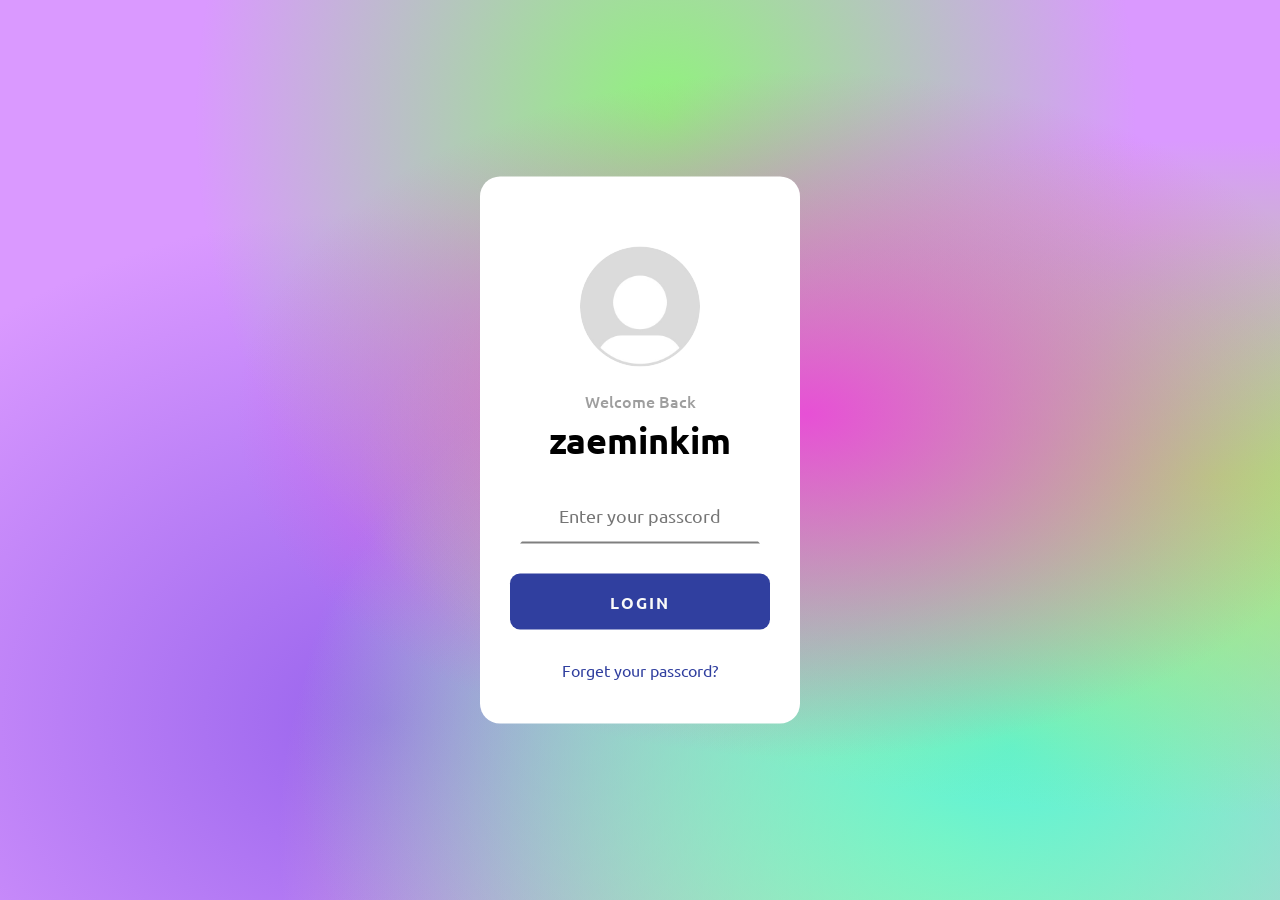
<file: login-page/index.html>
<!DOCTYPE html>
<html lang="en">
<head>
  <meta charset="UTF-8">
  <meta name="viewport" content="width=device-width, initial-scale=1.0">
  <link rel="stylesheet" href="style.css">
  <title>Login Page</title>
</head>
<body>
  <div class="login">
    <img src="img/profile-img.jpg">
    <h3>Welcome Back</h3>
    <h2>zaeminkim</h2>
    <form class="login-form">
      <input type="password" placeholder="Enter your passcord">
      <button type="submit">LOGIN</button>
      <a href="#">Forget your passcord?</a>
    </form>
  </div>
</body>
</html>
</file>
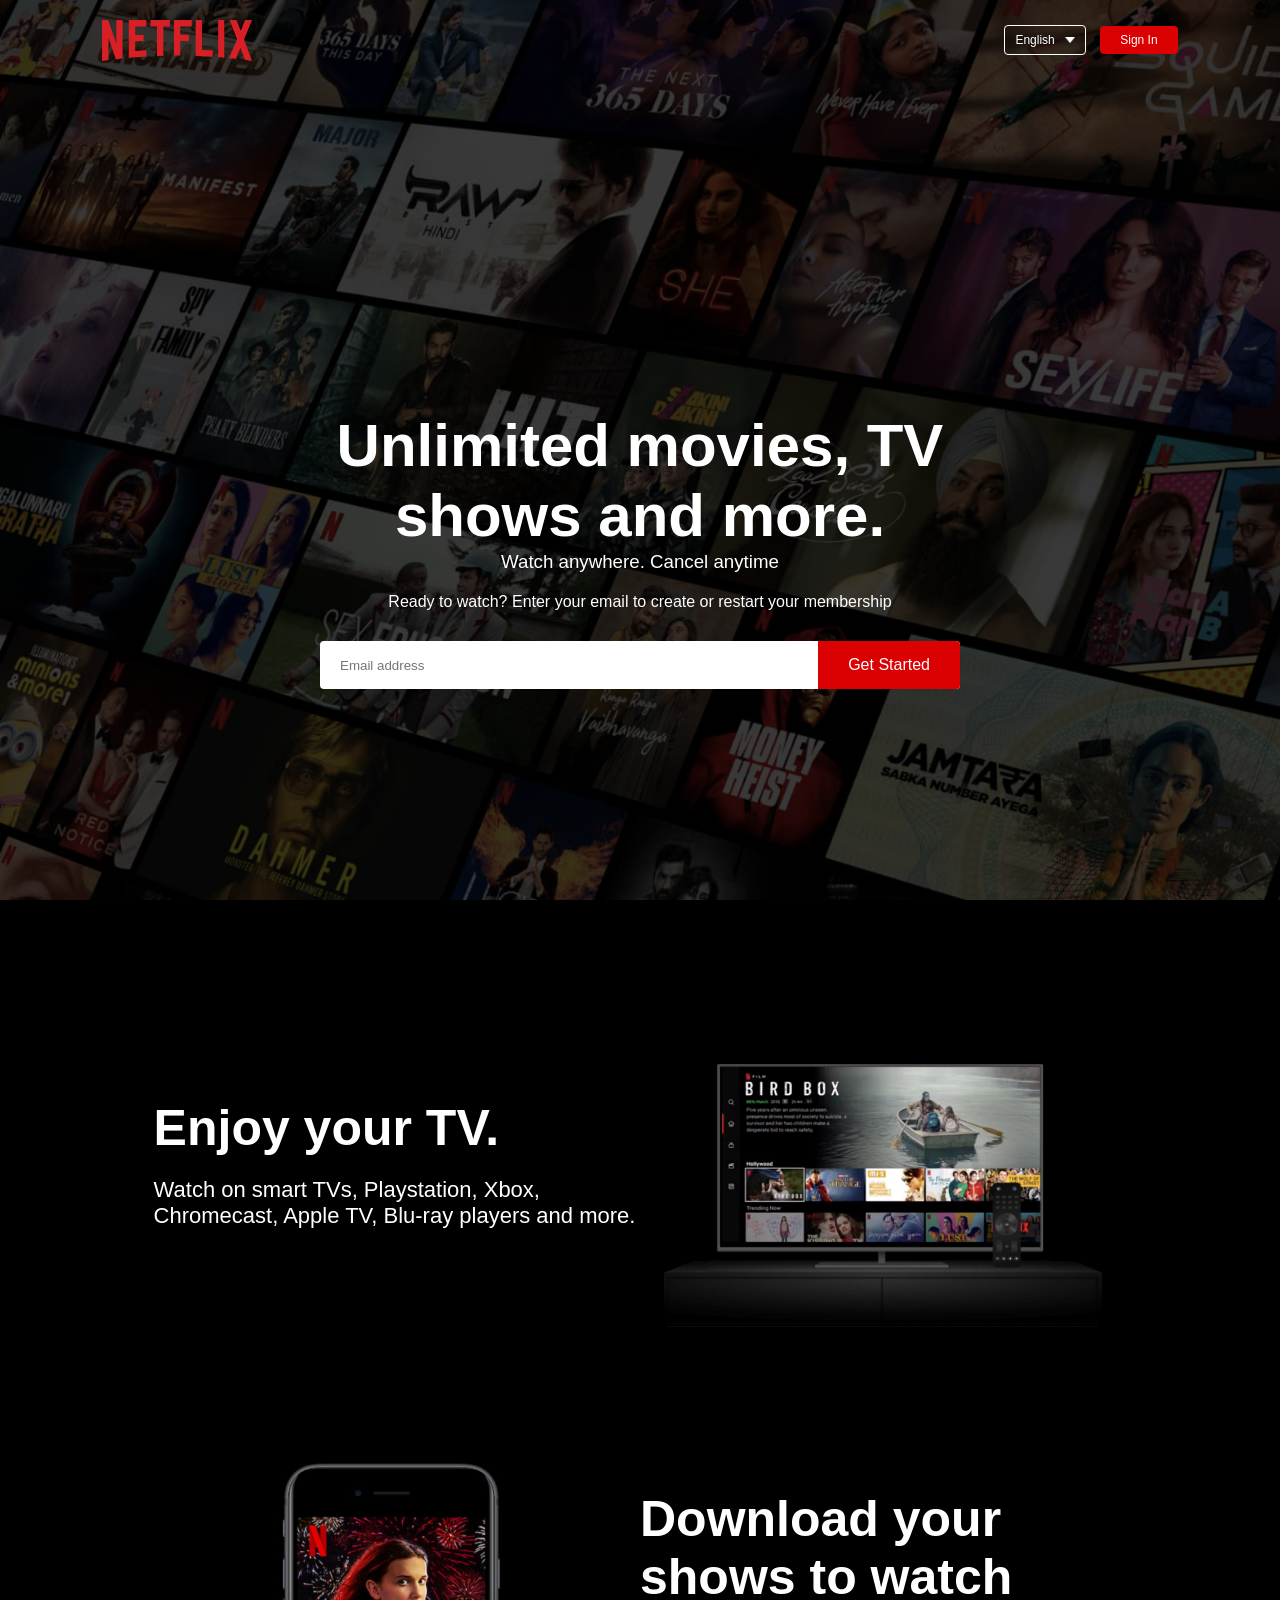
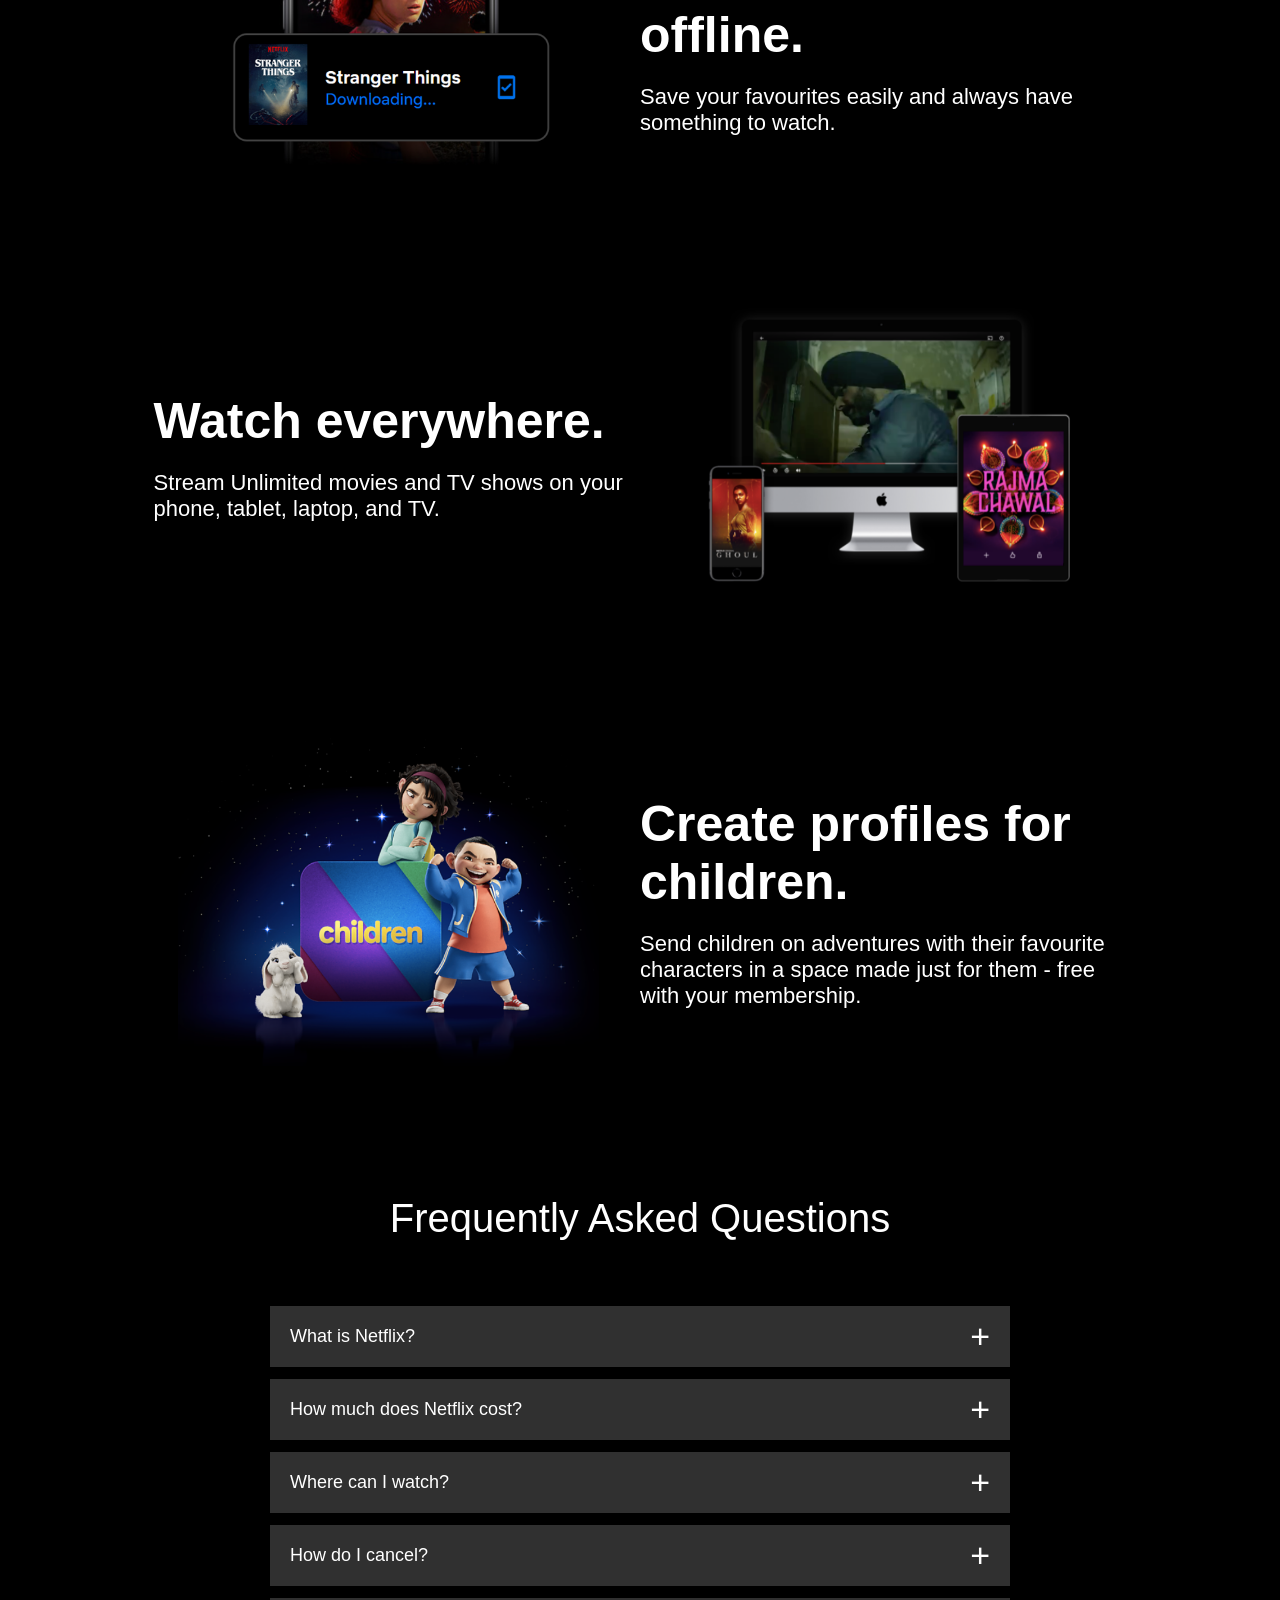
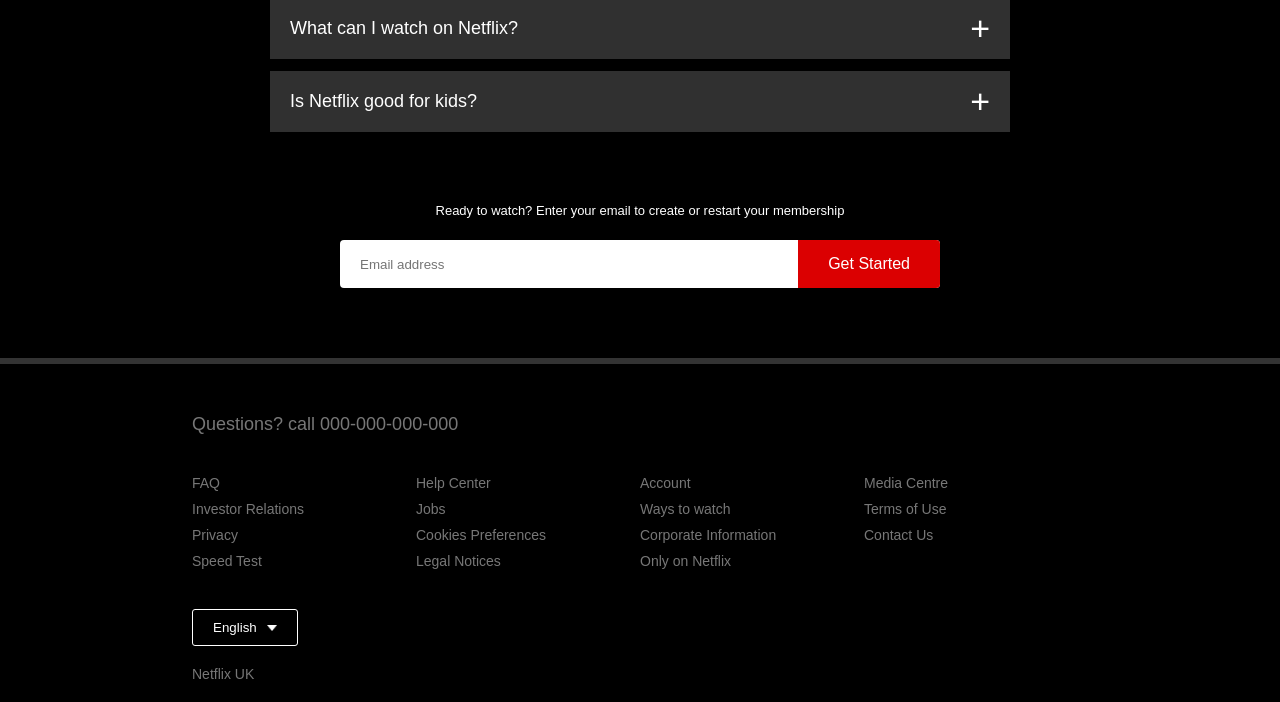
<file: netflix-website/index.html>
<!doctype html>
<html lang="en">
  <head>
    <meta charset="UTF-8" />
    <meta name="viewport" content="width=device-width, initial-scale=1.0" />
    <link rel="stylesheet" href="style.css" />
    <title>Netflix</title>
  </head>
  <body>
    <div class="header">
      <nav>
        <img src="netflix-img/images/logo.png" class="logo" />
        <div>
          <button class="language-btn">
            English<img src="netflix-img/images/down-icon.png" />
          </button>
          <button>Sign In</button>
        </div>
      </nav>
      <div class="header-content">
        <h1>Unlimited movies, TV shows and more.</h1>
        <h3>Watch anywhere. Cancel anytime</h3>
        <p>
          Ready to watch? Enter your email to create or restart your membership
        </p>
        <form class="email-signup">
          <input type="email" placeholder="Email address" required />
          <button type="submit">Get Started</button>
        </form>
      </div>
    </div>
    <div class="features">
      <div class="row">
        <div class="text-col">
          <h2>Enjoy your TV.</h2>
          <p>
            Watch on smart TVs, Playstation, Xbox, Chromecast, Apple TV, Blu-ray
            players and more.
          </p>
        </div>
        <div class="img-col">
          <img src="netflix-img/images/feature-1.png" alt="" />
        </div>
      </div>

      <div class="row">
        <div class="img-col">
          <img src="netflix-img/images/feature-2.png" alt="" />
        </div>
        <div class="text-col">
          <h2>Download your shows to watch offline.</h2>
          <p>Save your favourites easily and always have something to watch.</p>
        </div>
      </div>
      <div class="row">
        <div class="text-col">
          <h2>Watch everywhere.</h2>
          <p>
            Stream Unlimited movies and TV shows on your phone, tablet, laptop,
            and TV.
          </p>
        </div>
        <div class="img-col">
          <img src="netflix-img/images/feature-3.png" alt="" />
        </div>
      </div>
      <div class="row">
        <div class="img-col">
          <img src="netflix-img/images/feature-4.png" alt="" />
        </div>
        <div class="text-col">
          <h2>Create profiles for children.</h2>
          <p>
            Send children on adventures with their favourite characters in a
            space made just for them - free with your membership.
          </p>
        </div>
      </div>
    </div>

    <div class="faq">
      <h2>Frequently Asked Questions</h2>
      <ul class="accordion">
        <li>
          <!-- input 태그와 label태그의 id, for는 서로 일치해야 한다 -->
          <input type="radio" name="accordion" id="first" />
          <label for="first">What is Netflix?</label>
          <div class="content">
            <p>sample text</p>
          </div>
        </li>
        <li>
          <input type="radio" name="accordion" id="second" />
          <label for="second">How much does Netflix cost?</label>
          <div class="content">
            <p>sample text</p>
          </div>
        </li>
        <li>
          <input type="radio" name="accordion" id="third" />
          <label for="third">Where can I watch?</label>
          <div class="content">
            <p>sample text</p>
          </div>
        </li>
        <li>
          <input type="radio" name="accordion" id="fourth" />
          <label for="fourth">How do I cancel?</label>
          <div class="content">
            <p>sample text</p>
          </div>
        </li>
        <li>
          <input type="radio" name="accordion" id="fifth" />
          <label for="fitfh">What can I watch on Netflix?</label>
          <div class="content">
            <p>sample text</p>
          </div>
        </li>
        <li>
          <input type="radio" name="accordion" id="sixth" />
          <label for="sixth">Is Netflix good for kids?</label>
          <div class="content">
            <p>sample text</p>
          </div>
        </li>
      </ul>

      <!-- 작은 글씨로 텍스트 삽입하기 -->
      <small
        >Ready to watch? Enter your email to create or restart your
        membership</small
      >
      <form class="email-signup">
        <input type="email" placeholder="Email address" required />
        <button type="submit">Get Started</button>
      </form>
    </div>

    <div class="footer">
      <h2>Questions? call 000-000-000-000</h2>

      <div class="row">
        <div class="col">
          <a href="#">FAQ</a>
          <a href="#">Investor Relations</a>
          <a href="#">Privacy</a>
          <a href="#">Speed Test</a>
        </div>
        <div class="col">
          <a href="#">Help Center</a>
          <a href="#">Jobs</a>
          <a href="#">Cookies Preferences</a>
          <a href="#">Legal Notices</a>
        </div>
        <div class="col">
          <a href="#">Account</a>
          <a href="#">Ways to watch</a>
          <a href="#">Corporate Information</a>
          <a href="#">Only on Netflix</a>
        </div>
        <div class="col">
          <a href="#">Media Centre</a>
          <a href="#">Terms of Use</a>
          <a href="#">Contact Us</a>
        </div>
      </div>
      <button class="language-btn">
        English<img src="netflix-img/images/down-icon.png" />
      </button>
      <p class="copyright-txt">Netflix UK</p>
    </div>
  </body>
</html>
</file>
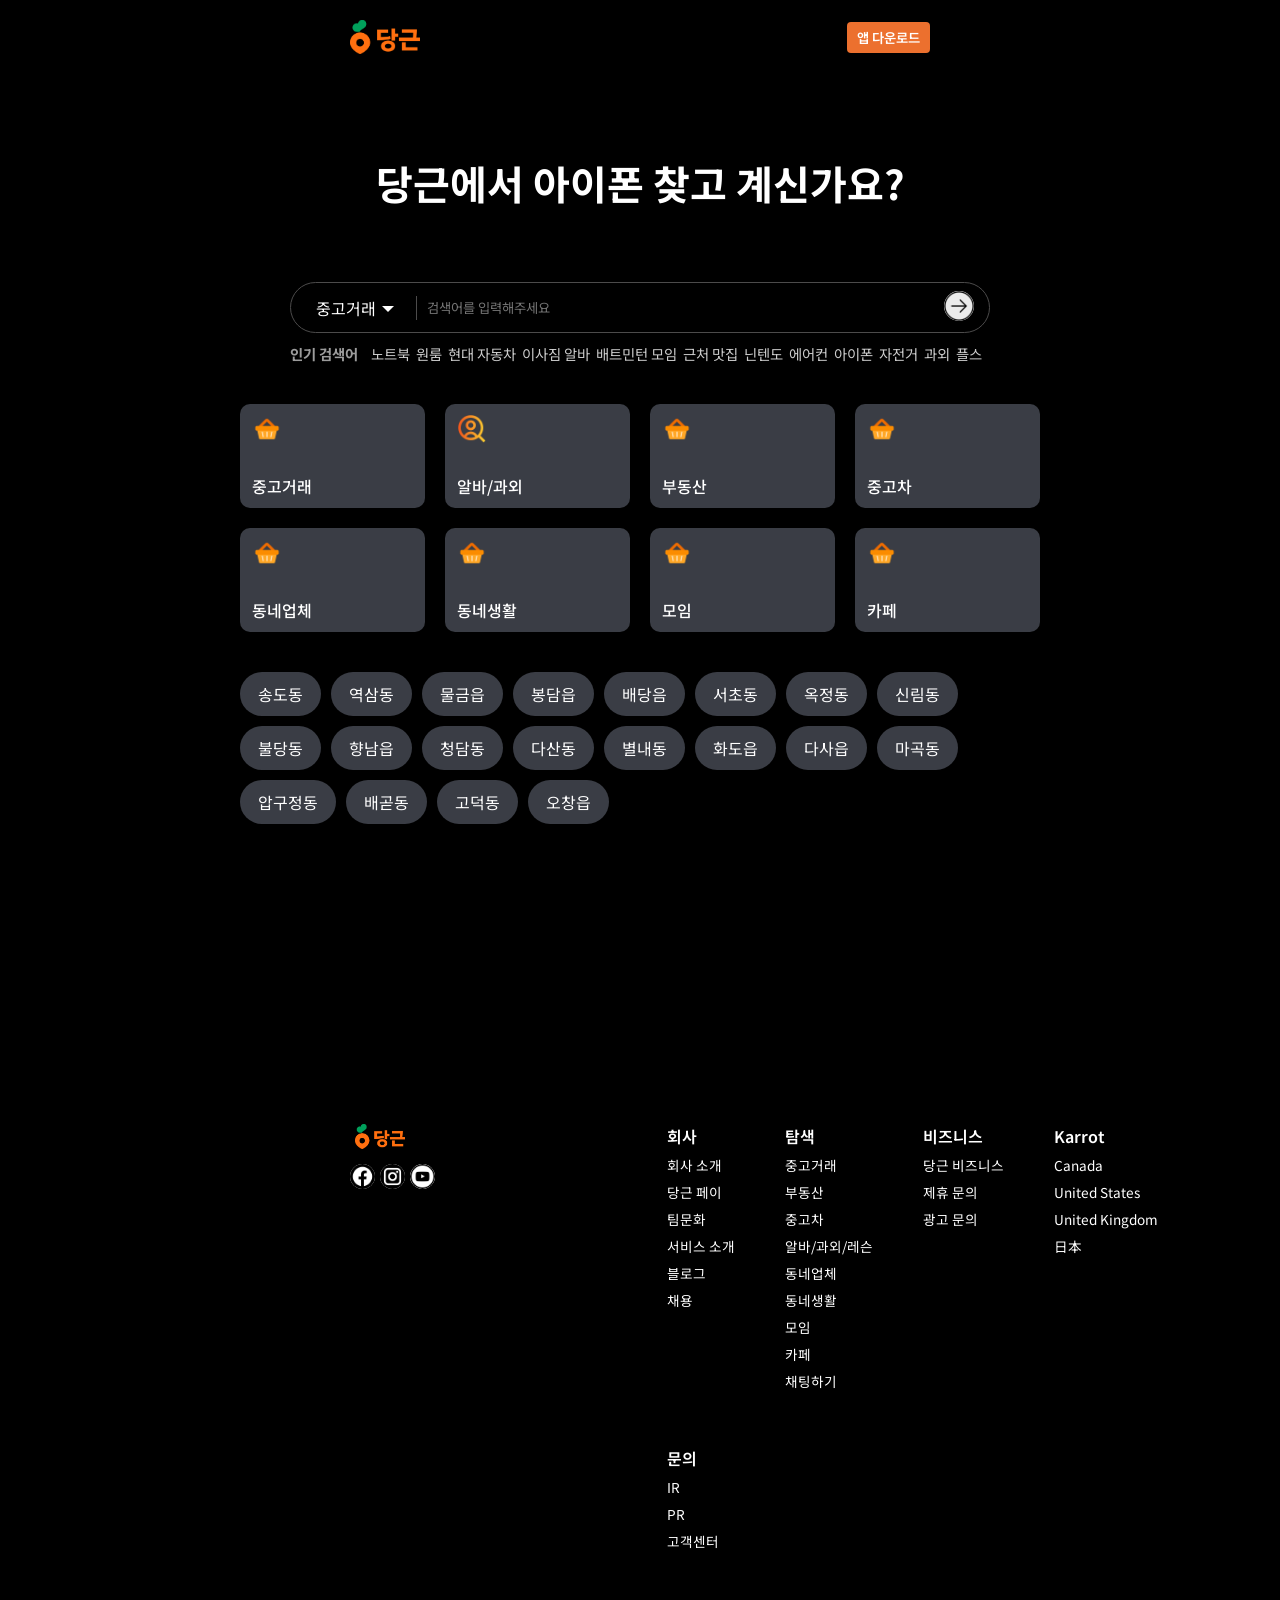
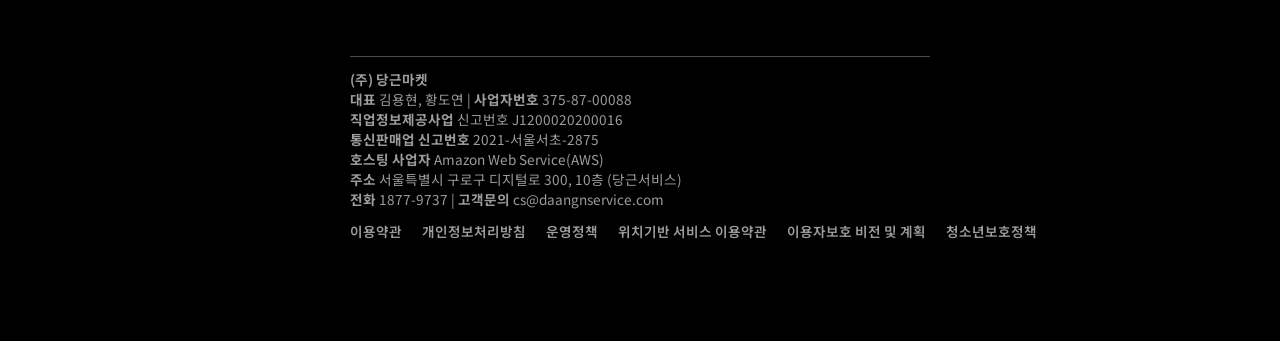
<file: daangn-market/daangn.html>
<!doctype html>
<html lang="en">
  <head>
    <meta charset="UTF-8" />
    <meta name="viewport" content="width=device-width, initial-scale=1.0" />
    <link rel="stylesheet" href="daangn.css" />
    <title>당신 근처의 당근</title>
  </head>
  <body>
    <header>
      <img src="images/daangn-icon.png" />
      <button class="download-btn">앱 다운로드</button>
    </header>

    <div class="content">
      <h2>당근에서 아이폰 찾고 계신가요?</h2>
      <form class="search-items">
        <div class="dropdown">
          <div class="drop-btn">
            <p>중고거래</p>
            <img src="images/arrow-down.png" />
          </div>
          <ul class="drop-btn-content">
            <li>중고거래</li>
            <li>동네업체</li>
            <li>알바/과외</li>
            <li>부동산</li>
            <li>중고차</li>
          </ul>
        </div>
        <input type="text" placeholder="검색어를 입력해주세요" />
        <button type="submit"><img src="images/search-arrow.png" /></button>
      </form>

      <div class="popular-items">
        <h4>인기 검색어</h4>
        <p>노트북</p>
        <p>원룸</p>
        <p>현대 자동차</p>
        <p>이사짐 알바</p>
        <p>배트민턴 모임</p>
        <p>근처 맛집</p>
        <p>닌텐도</p>
        <p>에어컨</p>
        <p>아이폰</p>
        <p>자전거</p>
        <p>과외</p>
        <p>플스</p>
      </div>

      <div class="menu-items">
        <div class="items">
          <img src="images/중고거래.png" />
          <p>중고거래</p>
        </div>
        <div class="items">
          <img src="images/알바과외.png" />
          <p>알바/과외</p>
        </div>
        <div class="items">
          <img src="images/중고거래.png" />
          <p>부동산</p>
        </div>
        <div class="items">
          <img src="images/중고거래.png" />
          <p>중고차</p>
        </div>
        <div class="items">
          <img src="images/중고거래.png" />
          <p>동네업체</p>
        </div>
        <div class="items">
          <img src="images/중고거래.png" />
          <p>동네생활</p>
        </div>
        <div class="items">
          <img src="images/중고거래.png" />
          <p>모임</p>
        </div>
        <div class="items">
          <img src="images/중고거래.png" />
          <p>카페</p>
        </div>
      </div>

      <div class="location">
        <p>송도동</p>
        <p>역삼동</p>
        <p>물금읍</p>
        <p>봉담읍</p>
        <p>배당음</p>
        <p>서초동</p>
        <p>옥정동</p>
        <p>신림동</p>
        <p>불당동</p>
        <p>향남읍</p>
        <p>청담동</p>
        <p>다산동</p>
        <p>별내동</p>
        <p>화도읍</p>
        <p>다사읍</p>
        <p>마곡동</p>
        <p>압구정동</p>
        <p>배곧동</p>
        <p>고덕동</p>
        <p>오창읍</p>
      </div>
    </div>

    <footer>
      <div class="footer-images">
        <img src="images/daangn-icon.png" />
        <div class="contact">
          <img src="images/facebook.png" />
          <img src="images/instagram.png" />
          <img src="images/youtube.png" />
        </div>
      </div>

      <div class="features">
        <div class="col">
          <p>회사</p>
          <a href="#">회사 소개</a>
          <a href="#">당근 페이</a>
          <a href="#">팀문화</a>
          <a href="#">서비스 소개</a>
          <a href="#">블로그</a>
          <a href="#">채용</a>
        </div>
        <div class="col">
          <p>탐색</p>
          <a href="#">중고거래</a>
          <a href="#">부동산</a>
          <a href="#">중고차</a>
          <a href="#">알바/과외/레슨</a>
          <a href="#">동네업체</a>
          <a href="#">동네생활</a>
          <a href="#">모임</a>
          <a href="#">카페</a>
          <a href="#">채팅하기</a>
        </div>
        <div class="col">
          <p>비즈니스</p>
          <a href="#">당근 비즈니스</a>
          <a href="#">제휴 문의</a>
          <a href="#">광고 문의</a>
        </div>
        <div class="col">
          <p>Karrot</p>
          <a href="#">Canada</a>
          <a href="#">United States</a>
          <a href="#">United Kingdom</a>
          <a href="#">日本</a>
        </div>
        <div class="col">
          <p>문의</p>
          <a href="#">IR</a>
          <a href="#">PR</a>
          <a href="#">고객센터</a>
        </div>
      </div>
    </footer>

    <div class="more-info">
      <div class="info1">
        <b>(주) 당근마켓</b>
        <p><b>대표</b> 김용현, 황도연 | <b>사업자번호</b> 375-87-00088</p>
        <p><b>직업정보제공사업</b> 신고번호 J1200020200016</p>
        <p><b>통신판매업 신고번호</b> 2021-서울서초-2875</p>
        <p><b>호스팅 사업자</b> Amazon Web Service(AWS)</p>
        <p><b>주소</b> 서울특별시 구로구 디지털로 300, 10층 (당근서비스)</p>
        <p><b>전화</b> 1877-9737 | <b>고객문의</b> cs@daangnservice.com</p>
      </div>
      <div class="info2">
        <a href="#">이용약관</a>
        <a href="#">개인정보처리방침</a>
        <a href="#">운영정책</a>
        <a href="#">위치기반 서비스 이용약관</a>
        <a href="#">이용자보호 비전 및 계획</a>
        <a href="#">청소년보호정책</a>
      </div>
    </div>
  </body>
</html>
</file>
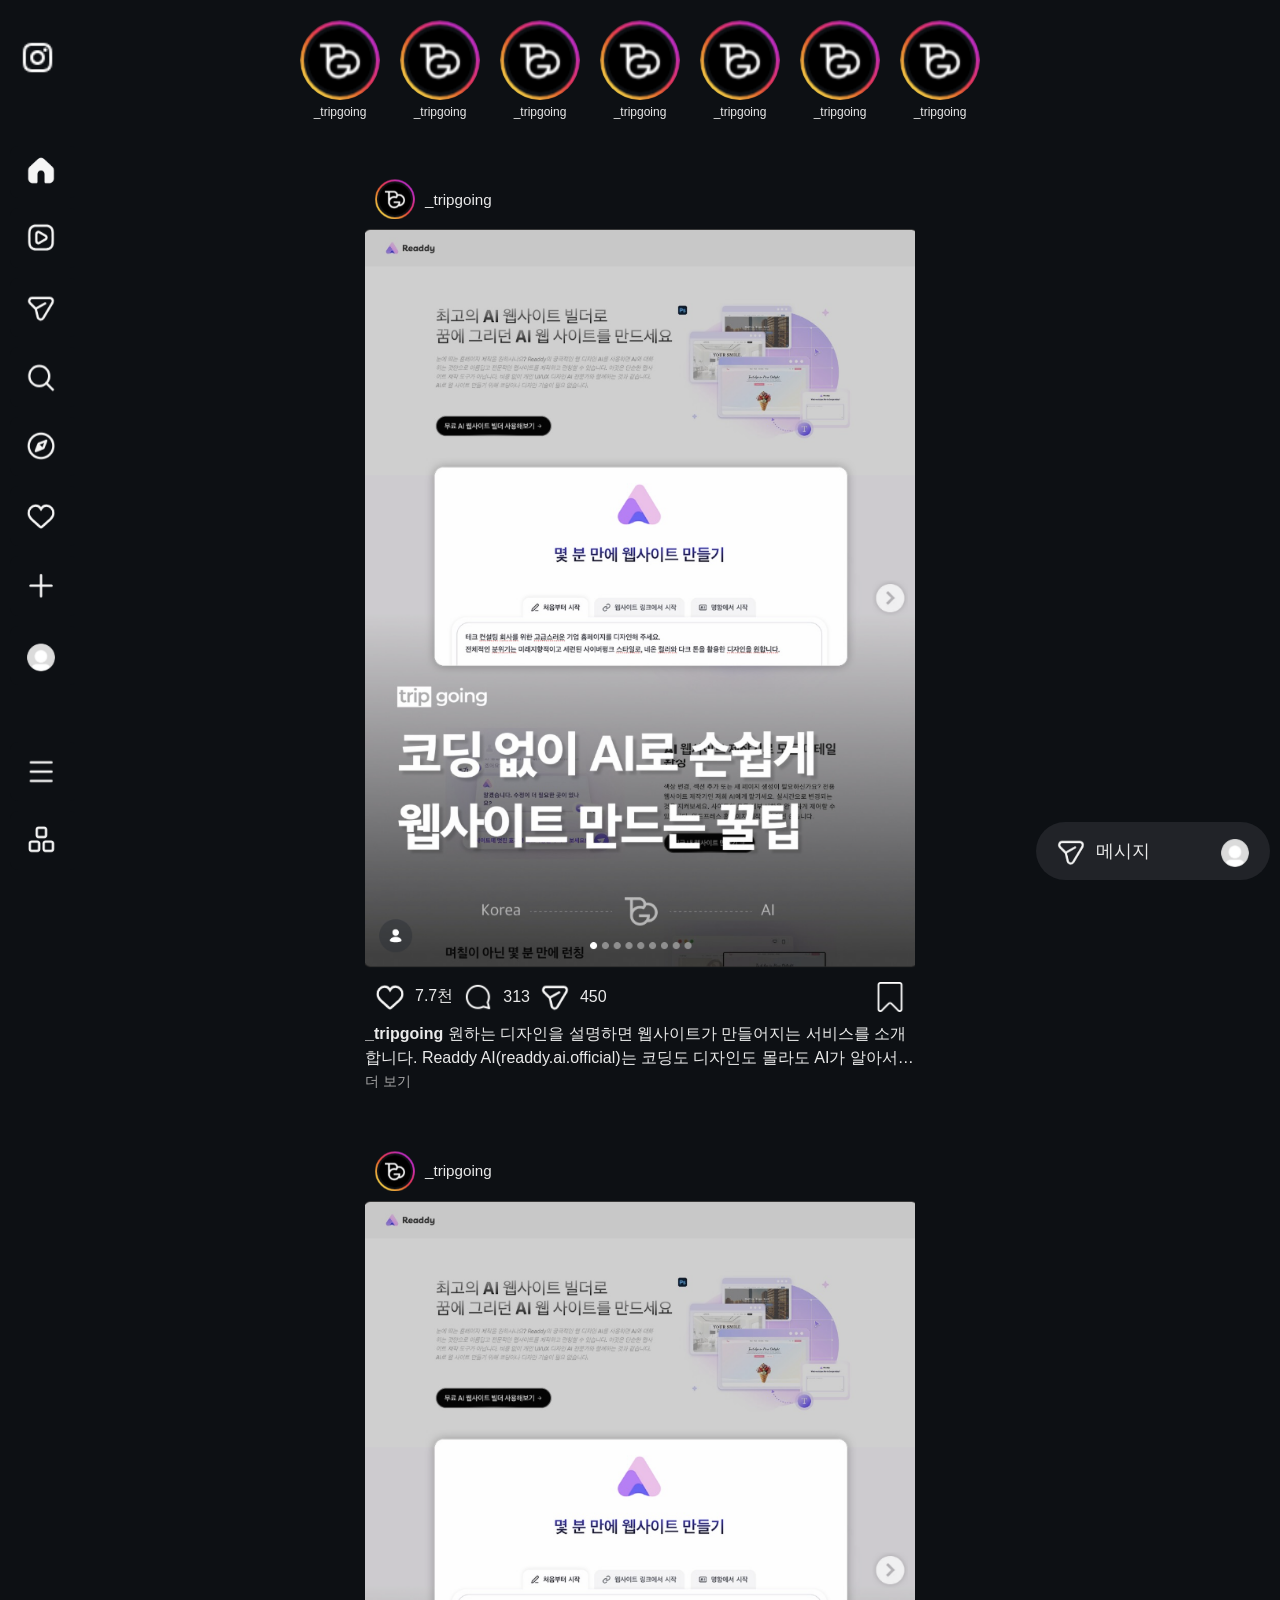
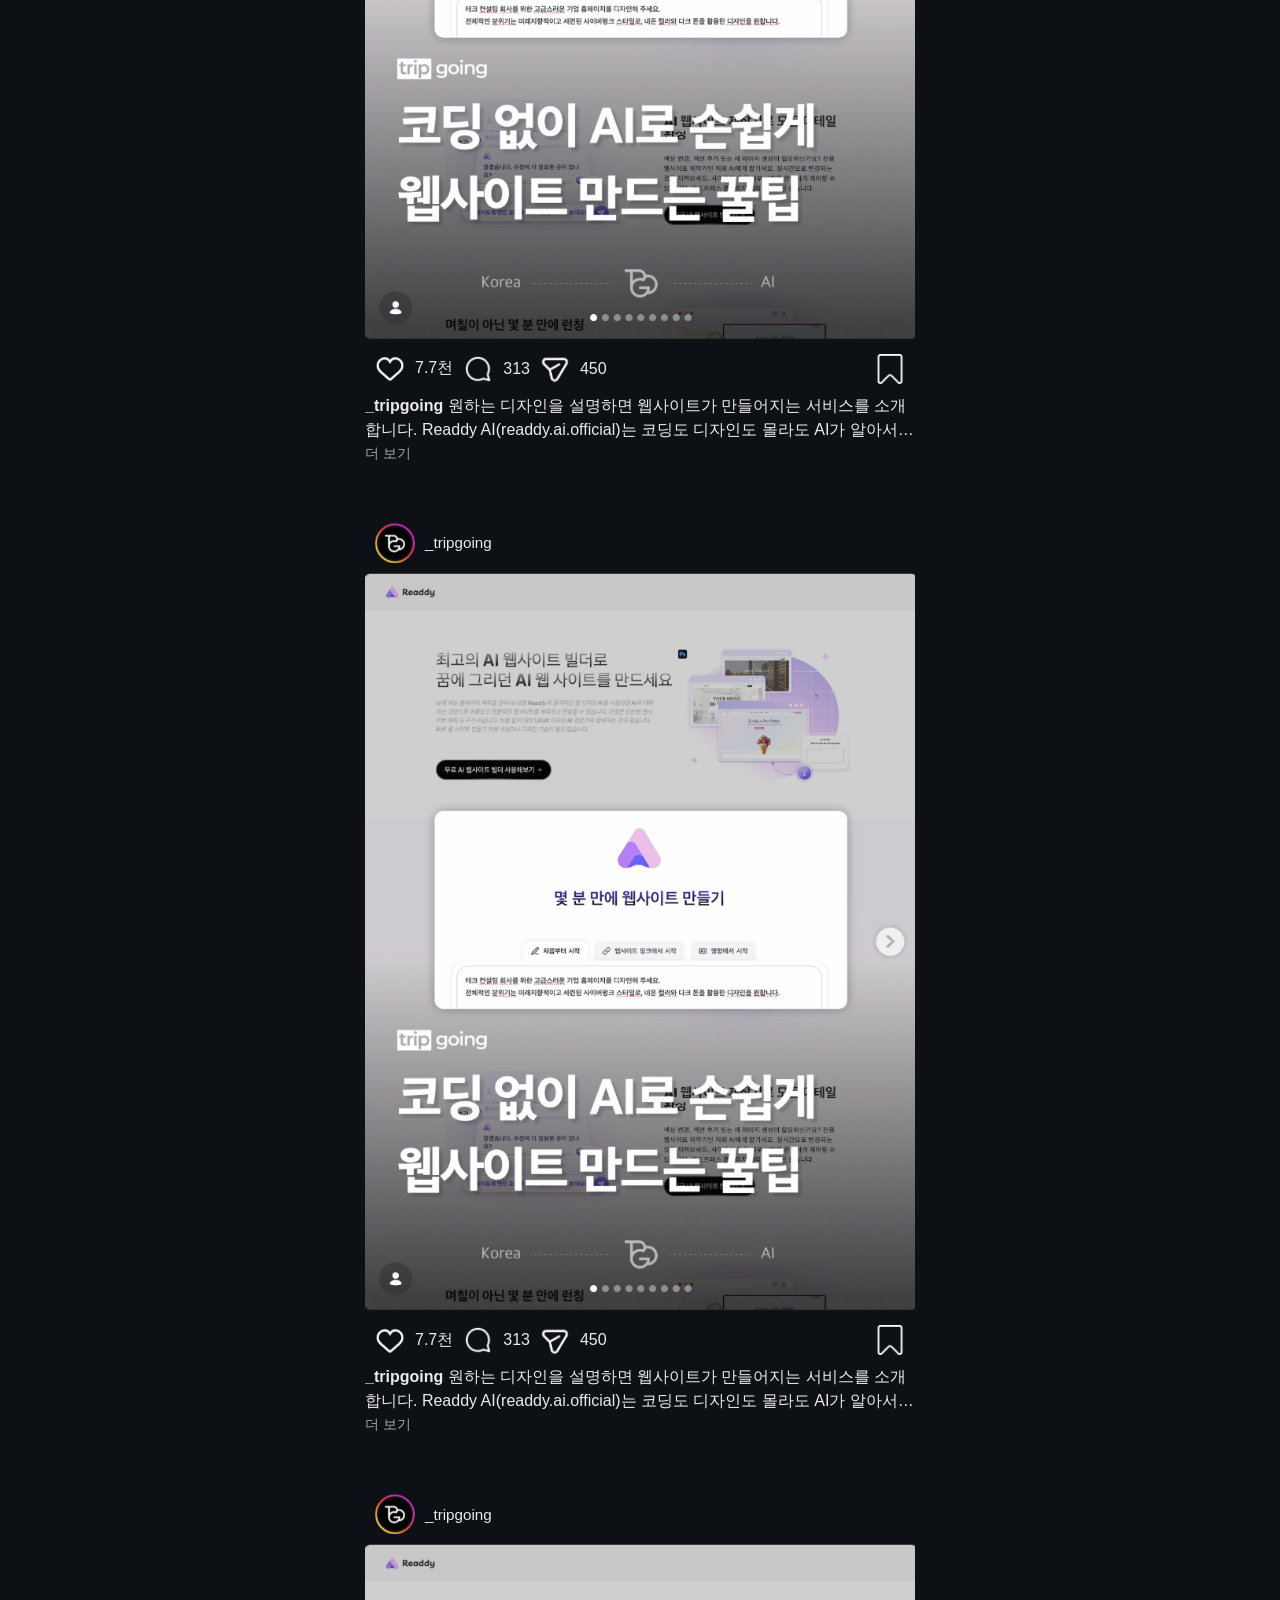
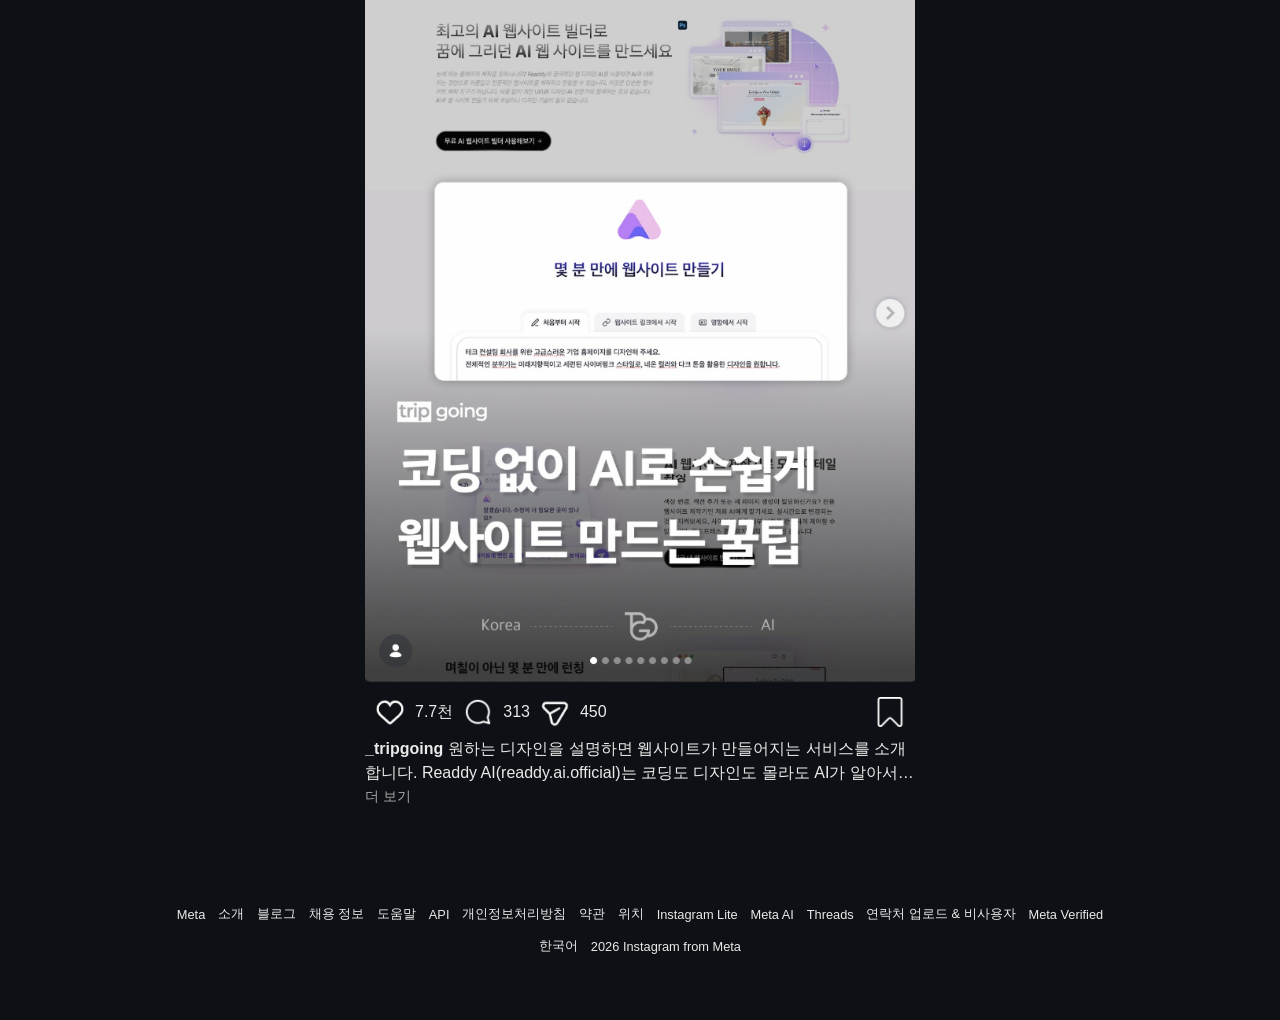
<file: instagram-homefeed/home.html>
<!doctype html>
<html lang="en">
  <head>
    <meta charset="UTF-8" />
    <meta name="viewport" content="width=device-width, initial-scale=1.0" />
    <link rel="stylesheet" href="home.css" />
    <title>Instagram</title>
  </head>
  <body>
    <header>
      <div class="story">
        <div class="story-content">
          <img src="img/feed-profile.png" alt="story-img" />
          <p>_tripgoing</p>
        </div>
        <div class="story-content">
          <img src="img/feed-profile.png" alt="story-img" />
          <p>_tripgoing</p>
        </div>
        <div class="story-content">
          <img src="img/feed-profile.png" alt="story-img" />
          <p>_tripgoing</p>
        </div>
        <div class="story-content">
          <img src="img/feed-profile.png" alt="story-img" />
          <p>_tripgoing</p>
        </div>
        <div class="story-content">
          <img src="img/feed-profile.png" alt="story-img" />
          <p>_tripgoing</p>
        </div>
        <div class="story-content">
          <img src="img/feed-profile.png" alt="story-img" />
          <p>_tripgoing</p>
        </div>
        <div class="story-content">
          <img src="img/feed-profile.png" alt="story-img" />
          <p>_tripgoing</p>
        </div>
      </div>
    </header>
    <main>
      <nav>
        <div class="nav-icon">
          <img src="img/insta-icon.png" alt="icon" />
        </div>
        <div class="nav-items">
          <!-- 효율적으로 동일한 스타일 규칙을 적용시키기 위한 구조 -->
          <div class="nav-item">
            <img src="img/icon-home.png" alt="home" />
            <span class="nav-next">홈</span>
          </div>
          <div class="nav-item">
            <img src="img/icon-reels.png" alt="reels" />
            <span class="nav-next">릴스</span>
          </div>
          <div class="nav-item">
            <img src="img/icon-message.png" alt="message" />
            <span class="nav-next">메세지</span>
          </div>
          <div class="nav-item">
            <img src="img/icon-search.png" alt="search" />
            <span class="nav-next">검색</span>
          </div>
          <div class="nav-item">
            <img src="img/icon-explore.png" alt="explore" />
            <span class="nav-next">탐색 탭</span>
          </div>
          <div class="nav-item">
            <img src="img/icon-notification.png" alt="notification" />
            <span class="nav-next">알림</span>
          </div>
          <div class="nav-item">
            <img src="img/icon-upload.png" alt="upload" />
            <span class="nav-next">만들기</span>
          </div>
          <div class="nav-item">
            <img src="img/icon-profile.png" alt="profile" />
            <span class="nav-next">프로필</span>
          </div>
        </div>
        <div class="nav-mores">
          <div class="nav-more">
            <img src="img/icon-moreinfo.png" alt="moreinfo" />
            <span class="nav-next">더보기</span>
          </div>
          <div class="nav-more">
            <img src="img/icon-moreapp.png" alt="moreapp" />
            <span class="nav-next">Meta의 다른 앱</span>
          </div>
        </div>
      </nav>
      <div class="content-feed">
        <div class="feed-head">
          <img src="img/feed-profile.png" alt="profile-img" id="profile-img" />
          <span id="profile-name">_tripgoing</span>
        </div>
        <div class="feed-main">
          <img src="img/feed-img.png" alt="feed" />
          <div class="main-info">
            <img src="img/icon-notification.png" alt="" class="like-btn" /><span>7.7천</span>
            <img src="img/icon-comment.png" alt="" id="comment" /><span
              >313</span
            >
            <img src="img/icon-message.png" alt="" /><span>450</span>
            <img src="img/icon-save.png" alt="" id="save" />
          </div>
        </div>
        <div class="feed-desc">
          <div class="text-content">
            <span class="profile-name" style="font-weight: bold"
              >_tripgoing
            </span>
            원하는 디자인을 설명하면 웹사이트가 만들어지는 서비스를 소개합니다.
            Readdy AI(readdy.ai.official)는 코딩도 디자인도 몰라도 AI가 알아서
            웹사이트를 완성해주는 서비스인데요, 최근 인천시의 F1 유치 사업
            타당성 용역 결과가 오는 4월 공개될 전망이라 알려졌습니다.
            <br />인천시는 지난해 6월 시작한 사전 타당성 조사를 최근 완료한
            것으로 알려졌으며, 이번 용역에는 사업 대상지 분석과 비용 대비
            편익(B/C) 수치가 포함된 것으로 전해지는데요. 또한, 해당 사업은 독일
            서킷 설계업체 틸케GmbH와 한국산업개발연구원 컨소시엄이 수행한 것으로
            알려졌습니다. <br />인천시는 내부 검토를 거쳐 4월 중 결과를 발표할
            계획인 것으로 전해지며, 용역 결과를 바탕으로 일부 사업 내용 수정도
            검토 중이라 합니다. 서킷 후보지로는 송도, 영종, 원도심, 서구 등이
            포함된 상태지만, 추가 논의가 필요한 상황이라고 하네요. <br />
            꾸준히 이어지고 있는 인천 F1 개최를 향한 노력, 모두 어떻게
            생각하나요?
          </div>
          <span class="more-content">더 보기</span>
        </div>
      </div>
      <div class="content-feed">
        <div class="feed-head">
          <img src="img/feed-profile.png" alt="profile-img" id="profile-img" />
          <span id="profile-name">_tripgoing</span>
        </div>
        <div class="feed-main">
          <img src="img/feed-img.png" alt="feed" />
          <div class="main-info">
            <img src="img/icon-notification.png" alt="" /><span>7.7천</span>
            <img src="img/icon-comment.png" alt="" id="comment" /><span
              >313</span
            >
            <img src="img/icon-message.png" alt="" /><span>450</span>
            <img src="img/icon-save.png" alt="" id="save" />
          </div>
        </div>
        <div class="feed-desc">
          <div class="text-content">
            <span class="profile-name" style="font-weight: bold"
              >_tripgoing
            </span>
            원하는 디자인을 설명하면 웹사이트가 만들어지는 서비스를 소개합니다.
            Readdy AI(readdy.ai.official)는 코딩도 디자인도 몰라도 AI가 알아서
            웹사이트를 완성해주는 서비스인데요, 최근 인천시의 F1 유치 사업
            타당성 용역 결과가 오는 4월 공개될 전망이라 알려졌습니다.
            <br />인천시는 지난해 6월 시작한 사전 타당성 조사를 최근 완료한
            것으로 알려졌으며, 이번 용역에는 사업 대상지 분석과 비용 대비
            편익(B/C) 수치가 포함된 것으로 전해지는데요. 또한, 해당 사업은 독일
            서킷 설계업체 틸케GmbH와 한국산업개발연구원 컨소시엄이 수행한 것으로
            알려졌습니다. <br />인천시는 내부 검토를 거쳐 4월 중 결과를 발표할
            계획인 것으로 전해지며, 용역 결과를 바탕으로 일부 사업 내용 수정도
            검토 중이라 합니다. 서킷 후보지로는 송도, 영종, 원도심, 서구 등이
            포함된 상태지만, 추가 논의가 필요한 상황이라고 하네요. <br />
            꾸준히 이어지고 있는 인천 F1 개최를 향한 노력, 모두 어떻게
            생각하나요?
          </div>
          <span class="more-content">더 보기</span>
        </div>
      </div>
      <div class="content-feed">
        <div class="feed-head">
          <img src="img/feed-profile.png" alt="profile-img" id="profile-img" />
          <span id="profile-name">_tripgoing</span>
        </div>
        <div class="feed-main">
          <img src="img/feed-img.png" alt="feed" />
          <div class="main-info">
            <img src="img/icon-notification.png" alt="" /><span>7.7천</span>
            <img src="img/icon-comment.png" alt="" id="comment" /><span
              >313</span
            >
            <img src="img/icon-message.png" alt="" /><span>450</span>
            <img src="img/icon-save.png" alt="" id="save" />
          </div>
        </div>
        <div class="feed-desc">
          <div class="text-content">
            <span class="profile-name" style="font-weight: bold"
              >_tripgoing
            </span>
            원하는 디자인을 설명하면 웹사이트가 만들어지는 서비스를 소개합니다.
            Readdy AI(readdy.ai.official)는 코딩도 디자인도 몰라도 AI가 알아서
            웹사이트를 완성해주는 서비스인데요, 최근 인천시의 F1 유치 사업
            타당성 용역 결과가 오는 4월 공개될 전망이라 알려졌습니다.
            <br />인천시는 지난해 6월 시작한 사전 타당성 조사를 최근 완료한
            것으로 알려졌으며, 이번 용역에는 사업 대상지 분석과 비용 대비
            편익(B/C) 수치가 포함된 것으로 전해지는데요. 또한, 해당 사업은 독일
            서킷 설계업체 틸케GmbH와 한국산업개발연구원 컨소시엄이 수행한 것으로
            알려졌습니다. <br />인천시는 내부 검토를 거쳐 4월 중 결과를 발표할
            계획인 것으로 전해지며, 용역 결과를 바탕으로 일부 사업 내용 수정도
            검토 중이라 합니다. 서킷 후보지로는 송도, 영종, 원도심, 서구 등이
            포함된 상태지만, 추가 논의가 필요한 상황이라고 하네요. <br />
            꾸준히 이어지고 있는 인천 F1 개최를 향한 노력, 모두 어떻게
            생각하나요?
          </div>
          <span class="more-content">더 보기</span>
        </div>
      </div>
      <div class="content-feed">
        <div class="feed-head">
          <img src="img/feed-profile.png" alt="profile-img" id="profile-img" />
          <span id="profile-name">_tripgoing</span>
        </div>
        <div class="feed-main">
          <img src="img/feed-img.png" alt="feed" />
          <div class="main-info">
            <img src="img/icon-notification.png" alt="" /><span>7.7천</span>
            <img src="img/icon-comment.png" alt="" id="comment" /><span
              >313</span
            >
            <img src="img/icon-message.png" alt="" /><span>450</span>
            <img src="img/icon-save.png" alt="" id="save" />
          </div>
        </div>
        <div class="feed-desc">
          <div class="text-content">
            <span class="profile-name" style="font-weight: bold"
              >_tripgoing
            </span>
            원하는 디자인을 설명하면 웹사이트가 만들어지는 서비스를 소개합니다.
            Readdy AI(readdy.ai.official)는 코딩도 디자인도 몰라도 AI가 알아서
            웹사이트를 완성해주는 서비스인데요, 최근 인천시의 F1 유치 사업
            타당성 용역 결과가 오는 4월 공개될 전망이라 알려졌습니다.
            <br />인천시는 지난해 6월 시작한 사전 타당성 조사를 최근 완료한
            것으로 알려졌으며, 이번 용역에는 사업 대상지 분석과 비용 대비
            편익(B/C) 수치가 포함된 것으로 전해지는데요. 또한, 해당 사업은 독일
            서킷 설계업체 틸케GmbH와 한국산업개발연구원 컨소시엄이 수행한 것으로
            알려졌습니다. <br />인천시는 내부 검토를 거쳐 4월 중 결과를 발표할
            계획인 것으로 전해지며, 용역 결과를 바탕으로 일부 사업 내용 수정도
            검토 중이라 합니다. 서킷 후보지로는 송도, 영종, 원도심, 서구 등이
            포함된 상태지만, 추가 논의가 필요한 상황이라고 하네요. <br />
            꾸준히 이어지고 있는 인천 F1 개최를 향한 노력, 모두 어떻게
            생각하나요?
          </div>
          <span class="more-content">더 보기</span>
        </div>
      </div>
      <div class="content-message">
        <div class="message">
          <img src="img/icon-message.png" alt="message" />
          <p>메시지</p>
          <img src="img/icon-profile.png" alt="profile" />
        </div>
      </div>
    </main>
    <footer>
      <div class="row">
        <a href="#">Meta</a>
        <a href="#">소개</a>
        <a href="#">블로그</a>
        <a href="#">채용 정보</a>
        <a href="#">도움말</a>
        <a href="#">API</a>
        <a href="#">개인정보처리방침</a>
        <a href="#">약관</a>
        <a href="#">위치</a>
        <a href="#">Instagram Lite</a>
        <a href="#">Meta AI</a>
        <a href="#">Threads</a>
        <a href="#">연락처 업로드 & 비사용자</a>
        <a href="#">Meta Verified</a>
      </div>
      <div class="row">
        <p>한국어</p>
        <p>2026 Instagram from Meta</p>
      </div>
    </footer>
    <script src="home.js"></script>
  </body>
</html>
</file>
<file: login-page/style.css>
@import url("https://fonts.googleapis.com/css2?family=JetBrains+Mono:ital,wght@0,100..800;1,100..800&family=Poppins:ital,wght@0,100;0,200;0,300;0,400;0,500;0,600;0,700;0,800;0,900;1,100;1,200;1,300;1,400;1,500;1,600;1,700;1,800;1,900&family=Ubuntu:ital,wght@0,300;0,400;0,500;0,700;1,300;1,400;1,500;1,700&display=swap");

/* 전체 선택자를 사용하여 속성을 모든 요소에 일괄 적용 */
* {
  box-sizing: border-box;
}

html,
body {
  height: 100%;
}

body {
  display: grid;
  place-items: center;
  margin: 0;
  padding: 0 24px;
  background-color: #da99ff;

  background-image:
    radial-gradient(at 63% 46%, hsla(307, 76%, 61%, 1) 0px, transparent 50%),
    radial-gradient(at 95% 53%, hsla(89, 76%, 67%, 1) 0px, transparent 50%),
    radial-gradient(at 79% 83%, hsla(170, 86%, 65%, 1) 0px, transparent 50%),
    radial-gradient(at 74% 93%, hsla(71, 93%, 75%, 1) 0px, transparent 50%),
    radial-gradient(at 52% 13%, hsla(110, 83%, 72%, 1) 0px, transparent 50%),
    radial-gradient(at 30% 80%, hsla(263, 79%, 66%, 1) 0px, transparent 50%);
  color: #000;
  font-family: "Ubuntu";
}

.login {
  /* 주변 요소들에 상관없이 브라우저 창을 기준으로 떠있게 하기 
  position: fixed와 translate 같이 사용하기 */
  position: fixed;
  z-index: 3;
  top: 50%;
  left: 50%;
  translate: -50% -50%;
  width: 90%;
  padding: 70px 30px 44px;
  border-radius: 1.25rem;
  background: #fff;
  text-align: center;
}

/* > : 직속자식 선택자, 직계 자식만 선택하기 */
.login > img {
  width: 120px;
  aspect-ratio: 1/1;
  object-fit: cover;
  border-radius: 50%;
  margin-bottom: 20px;
}

.login > h2 {
  font-size: 36px;
  /* bottom margin = 25px
  top -> right -> bottom -> left */
  margin: 0 0 25px;
}

.login > h3 {
  color: rgba(0, 0, 0, 0.38);
  margin: 0 0 6px;
  font-weight: 500;
  font-size: 1rem;
}

.login-form {
  /* grid = 2차원 레이아웃 */
  display: grid;
  /* 칸과 칸 사이의 간격 */
  gap: 30px;
  /* place-items = justify-content + align-items */
  place-items: center;
  width: 100%;
  margin: 0;
}

.login-form > input,
.login-form > button {
  height: 56px;
  outline: none;
  padding: 0;
  font-family: inherit;
}

.login-form > input {
  width: 240px;
  background: transparent;
  border: 2px solid transparent;
  border-bottom: 2px solid rgba(0, 0, 0, 0.5);
  font-size: 18px;
  padding: 0;
  text-align: center;
  transition: all 0.3s;
}

.login-form > input:hover {
  border-bottom: 2px solid #303f9f;
}

.login-form > input:focus {
  border-bottom: 2px solid #1976d2;
}

.login-form > button {
  cursor: pointer;
  width: 100%;
  height: 56px;
  background: #303f9f;
  color: #f9f9f9;
  border: 0;
  border-radius: 10px;
  font-size: 1rem;
  font-weight: 600;
  letter-spacing: 2px;
  /* 변하는 모든 속성에 0.3초 동안 부드럽게 변하게 하기 */
  transition: all 0.3s;
}

.login-form > button:hover {
  background-color: #1976d2;
}

.login-form > a {
  color: #303f9f;
  font-size: 1rem;
  text-align: left;
  /* 하이퍼링크 밑줄 없애기 */
  text-decoration: none;
  transition: all 0.3s;
}

.login-form > a:hover {
  color: #1976d2;
}

/* 미디어쿼리 - 반응형 디자인 */
@media (width>=450px) {
  .login {
    width: 380px;
  }
}

@media (width>=500px) {
  body {
    padding: 0;
  }
}

@media (width >=1200px) {
  .login {
    width: 25%;
  }
}
</file>
<file: netflix-website/style.css>
/* 시작 전 스타일 초기화하기 */
* {
  margin: 0;
  padding: 0;
  font-family: "Poppins", sans-serif;
  box-sizing: border-box;
}

body {
  background: #000;
  color: #fff;
}

.header {
  width: 100%;
  height: 100vh;
  /* 배경 사진에 어두운 레이어 만들기, 투명도 조절 */
  background-image:
    linear-gradient(rgba(0, 0, 0, 0.7), rgba(0, 0, 0, 0.7)),
    url(./netflix-img/images/header-image.png);
  background-size: cover;
  background-position: center;
  padding: 10px 8%;
  position: relative;
}

nav {
  /* flex모드로 설정했을 때, 
  flex-direction의 기본값은 row(가로)이다. 
  따라서 메인축이 가로축이다.*/
  display: flex;
  /* 세로축 정렬 결정 */
  align-items: center;
  /* 가로축 정렬 결정 */
  /* 로고와 버튼을 양 끝으로 멀리 떨어뜨리기 */
  justify-content: space-between;
  padding: 10px 0;
}

.logo {
  width: 150px;
  cursor: pointer;
}

nav button {
  border: 0;
  /* 버튼 윤곽선이 없도록 지정 */
  outline: 0;
  background: #db0001;
  color: #fff;
  padding: 7px 20px;
  font-size: 12px;
  border-radius: 4px;
  /* 버튼 사이의 간격 만들기 */
  margin-left: 10px;
  cursor: pointer;
}

.language-btn {
  /*  */
  display: inline-flex;
  align-items: center;
  background: transparent;
  border: 1px solid #fff;
  padding: 7px 10px;
}

.language-btn img {
  width: 10px;
  margin-left: 10px;
}

.header-content {
  /* 부모요소의 relative를 기준으로 배치 */
  /* 요소를 문서 흐름에서 완전히 제외시킴 (붕 떠있는 듯하게) */
  /* 다른 요소들은 마치 이 요소가 없는 것처럼 흐름에 따라 배치됨 */
  position: absolute;

  /* 화면 정중앙에 오도록 하기 */
  top: 50%;
  left: 50%;
  transform: translate(-50%, -50%);

  /* 글자 중앙 정렬하기 */
  text-align: center;
  margin-top: 100px;
}

.header-content h1 {
  font-size: 60px;
  /* 글자 줄 간격 조절하기 */
  line-height: 70px;
  font-weight: 600;
  /* 최대 길이 지정해서 그 이상으로 늘어나지 않도록 */
  max-width: 650px;
}

.header-content h3 {
  font-weight: 400;
  margin-bottom: 20px;
}

.email-signup {
  background: #fff;
  border-radius: 4px;
  display: flex;
  align-items: center;
  margin-top: 30px;
  overflow: hidden;
}

.email-signup input {
  flex: 1;
  border: 0;
  outline: 0;
  margin-left: 20px;
}

.email-signup button {
  background: #db0001;
  border: 0;
  outline: 0;
  color: #fff;
  font-size: 16px;
  cursor: pointer;
  padding: 15px 30px;
}

/* --------------- features --------------- */
.features {
  /* features 클래스의 컨텐트 너비를 padding값으로 결정하기 */
  padding: 50px 12%;
  font-size: 22px;
}

.row {
  /* 기본값: 메인축 = 가로축 */
  display: flex;
  width: 100%;
  align-items: center;
  /* 자식 요소들이 넘치면 다음 줄로 넘길 것인가, 
  아니면 한 줄에 꾸역꾸역 다 밀어 넣을 것인가 를 결정한다*/
  /* wrap = 너비가 모자라면 자식 요소를 다음 줄로 보냅니다 */
  flex-wrap: wrap;
  padding: 50px 0;
}

.text-col {
  flex-basis: 50%;
  margin-bottom: 20px;
}

.img-col {
  flex-basis: 50%;
  margin-bottom: 20px;
}

.img-col img {
  display: block;
  width: 90%;
  margin: auto;
}

.features h2 {
  font-size: 50px;
  font-weight: 600;
  margin-bottom: 20px;
}

/* --------------- faq --------------- */
.faq {
  /* padding값 설정을 통해 자식요소인 .accordion의 너비를 결정 */
  padding: 10px 20%;
  text-align: center;
  font-size: 18px;
}

.faq h2 {
  font-weight: 500;
  font-size: 40px;
}

.accordion {
  margin: 60px auto;
  width: 100%;
  max-width: 750px;
}

.accordion li {
  list-style: none;
  width: 100%;
  padding: 5px;
}

.accordion li label {
  display: flex;
  align-items: center;
  padding: 20px;
  font-size: 18px;
  font-weight: 500;
  background: #303030;
  margin-bottom: 2px;
  cursor: pointer;
  position: relative;
}

/* 각 라벨에 + 삽입하기 */
label::after {
  content: "+";
  font-size: 34px;
  /* 만약 absolute로 문서 흐름에서 빼지 않았다면, 
  + 기호는 글자 바로 옆에 찰싹 달라붙어 있거나 
  글자 길이에 따라 위치가 들쭉날쭉 변했을 것 */
  position: absolute;
  /* 오른쪽에서 20px 떨어진 위치 */
  right: 20px;

  /* + 부드럽게 회전시키기 */
  transition: transform 0.5s;
}

/* 라디오 버튼 없애기 */
input[type="radio"] {
  display: none;
}

.accordion .content {
  background: #303030;
  text-align: left;
  padding: 0 20px;
  /* 최대길이 = 0 -> 컨텐츠 숨기기 */
  max-height: 0;
  /* 콘텐츠가 가로 또는 세로 방향으로 요소의 패딩 박스에 맞지 않을 때
  (오버플로우될 때) 원하는 동작을 설정 */
  overflow: hidden;

  /* 클릭 시 컨텐츠가 보일 때 부드럽게 동작하게 하기 */
  transition:
    max-height 0.5s,
    padding 0.5s;
}

/* 라디오 버튼 영역을 클릭하면 컨텐츠가 보이도록 하기 */
.accordion input[type="radio"]:checked + label + .content {
  /* 컨텐츠 보이게 하기 */
  max-height: 600px;
  padding: 30px 20px;
}

.accordion input[type="radio"]:checked + label::after {
  transform: rotate(135deg);
}

.faq .email-signup {
  max-width: 600px;
  margin: 20px auto 60px;
}

.faq small {
  font-size: 13px;
}

/* --------------- footer --------------- */
.footer {
  /* padding(상하좌우 모두)에서 %는 '부모 요소의 width'를 기준으로 계산된다 */
  /* 화면 크기에 따라 여백을 자동 조절하는 반응형 웹  */
  padding: 50px 15% 10px;
  /* footer의 위에 줄 하나 생성하기 */
  border-top: 6px solid #333;
  color: #777;
}

.footer h2 {
  font-size: 18px;
  font-weight: 400;
  margin-bottom: 30px;
}

.footer .col {
  /* 아이템이 배정받는 기본적인 최소너비 */
  /* 25% = 부모 너비의 25%만큼 자리 잡고 시작하라는 의미 */
  flex-basis: 25%;
  /* 남는 공간을 누가 얼마나 가져갈지를 결정 */
  /* 1 = 남는 공간을 모든 열이 공평하게 나눠 가진다 */
  flex-grow: 1;
  margin-bottom: 20px;
}

.footer .col a {
  /* <div>나 <h1>처럼 행동 
  혼자서 가로 한 줄을 꽉 차지한다 */
  display: block;
  text-decoration: none;
  color: #777;
  font-size: 14px;
  margin-bottom: 10px;
}

.footer .row {
  /* flex-direction이 row인 상태에서, 수직축의 정렬 시작점을 맨 위로 */
  /* justify-content라면 메인축의 정렬 시작점을 왼쪽으로 지정 */
  align-items: flex-start;
  padding: 10px 0;
}

.footer .language-btn {
  color: #fff;
  padding: 10px 20px;
  border-radius: 3px;
}

.copyright-txt {
  font-size: 14px;
  margin-top: 20px;
  margin-bottom: 10px;
}

/* --------------- media-queries-for-small-screen --------------- */
@media only screen and (max-width: 600px) {
  /* 최대 너비가 600px인 작은 화면들을 위한 CSS 속성들을 작성한다 */
  .logo {
    width: 100px;
  }

  nav button {
    padding: 5px 10px;
  }

  /* 우선순위 규칙 때문에 따로 CSS 필요 */
  nav .language-btn {
    padding: 4px 8px;
  }

  .header-content {
    /* 속성: unset; = 이 속성에 설정했던 값을 지우고, 자연스러운 원래 상태로 되돌리겠다 */
    position: unset;
    transform: none;
    padding-top: 150px;
  }

  .header-content h1 {
    font-size: 30px;
  }

  .email-signup button {
    font-size: 12px;
    padding: 10px 15px;
  }

  .text-col,
  .img-col {
    /* full width를 사용하도록 설정한다 */
    /* 레이아웃을 2단에서 위아래로 쌓이는 1단으로 변경한다.  */
    flex-basis: 100%;
  }

  .features h2 {
    font-size: 30px;
  }

  .features p {
    font-size: 15px;
  }

  /* 두번째와 4번째 요소의 사진과 텍스트 순서를 reverse한다 */
  .row:nth-child(2),
  .row:nth-child(4) {
    flex-direction: column-reverse;
  }

  .features .row {
    padding: 10px 0;
  }

  .faq h2 {
    font-size: 20px;
  }

  .accordion .content {
    font-size: 14px;
  }

  .accordion li label {
    padding: 10px;
    font-size: 14px;
  }

  /* +의 크기 줄이기 */
  label::after {
    font-size: 22px;
  }
}
</file>
<file: daangn-market/daangn.css>
@import url("https://fonts.googleapis.com/css2?family=JetBrains+Mono:ital,wght@0,100..800;1,100..800&family=Noto+Sans+KR:wght@100..900&family=Poppins:ital,wght@0,100;0,200;0,300;0,400;0,500;0,600;0,700;0,800;0,900;1,100;1,200;1,300;1,400;1,500;1,600;1,700;1,800;1,900&family=Ubuntu:ital,wght@0,300;0,400;0,500;0,700;1,300;1,400;1,500;1,700&display=swap");

* {
  background-color: #000;
  margin: 0;
  padding: 0;
  box-sizing: border-box;
  font-family: "Noto Sans KR", sans-serif;
}

body {
  color: #fff;
  position: relative;
}

header {
  display: flex;
  align-items: center;
  justify-content: space-between;
  margin: 20px 350px;
}

header img {
  width: 70px;
  cursor: pointer;
}

header button {
  color: #fff;
  font-weight: 600;
  background: #ec702e;
  border: 0;
  border-radius: 4px;
  padding: 6px 10px;
  cursor: pointer;
}

/* 버튼 위에 마우스를 올렸을 때의 효과 지정하기 */
header button:hover {
  background-color: #f4a357;
  transition: all 0.3s;
}

.content {
  width: 100%;
  display: flex;
  flex-direction: column;
  justify-content: center;
  align-items: center;
  margin-top: 100px;
}

.content h2 {
  font-size: 40px;
  margin-bottom: 70px;
}

.search-items {
  display: flex;
  align-items: center;
  /* 고정된 수치값보다는 %를 사용하고 최대 너비값을 지정한다 */
  width: 90%;
  max-width: 700px;
  border: #4c4b4b 1px solid;
  /* 아주 큰 픽셀 값 혹은 높이의 절반보다 큰 값으로 곡률 최대로 설정 */
  border-radius: 999px;
  padding: 5px 15px;
}

.dropdown {
  position: relative;
  display: flex;
  cursor: pointer;
  border-right: solid #4c4b4b 1px;
}

.dropdown .drop-btn {
  display: flex;
  place-items: center;
  width: 10%;
  white-space: nowrap;
}

.drop-btn-content {
  display: none; /* 일단 숨김 */
  position: absolute; /* 공중에 띄우기 (이게 핵심!) */
  top: 40px; /* 검색창 바로 아래에 위치하도록 조절 */
  left: 0;
  width: 100%; /* 메뉴판 너비 */
  background-color: #3e3e42; /* 어두운 배경색 */
  border-radius: 18px;
  list-style: none;
  z-index: 10; /* 다른 요소들보다 맨 위에 보이게 */
}

.search-items .drop-btn p {
  margin-left: 10px;
  color: #fff;
  font-size: 1rem;
  /* 글자가 줄바꿈되지 않게 */
  white-space: nowrap;
}
.search-items .drop-btn img {
  background: transparent;
  width: 40px;
}

.search-items input {
  width: 100%;
  border: 0;
  padding: 10px;
  margin: 0;
  color: #fff;
  outline: none;
}

.search-items button {
  border: 0;
  cursor: pointer;
}
.search-items img {
  background-color: #ffffffeb;
  width: 30px;
  border: 0;
  border-radius: 50%;
}

.popular-items {
  font-size: 0.9rem;
  display: flex;
  align-items: center;
  width: 90%;
  max-width: 700px;
  margin: 10px 40px 0;
}

.popular-items h4 {
  color: #9c9c9c;
  margin-right: 10px;
  white-space: nowrap;
}

.popular-items p {
  color: #cccccc;
  cursor: pointer;
  padding: 0 3px;
  /* 글자가 줄바꿈 되지 않게 하기 */
  white-space: nowrap;
}

.menu-items {
  display: grid;
  /* 고정된 수치 ex) width: 800px 보다는 %를 사용하고
  최대 크기를 제한하는 방식을 사용한다 */
  width: 100%;
  max-width: 800px;
  /* 너비는 자동으로 4등분 */
  /* 균일하게 1:1:1:1인 column을 4개 만든다는 의미 */
  grid-template-columns: repeat(4, 1fr);
  gap: 20px;
  margin: 40px 40px;
}

.items {
  background-color: #3a3d45;
  border-radius: 10px;
  position: relative;
  display: flex;
  flex-direction: column;
  gap: 30px;
  padding: 10px 12px;
  cursor: pointer;
}

.items:hover {
  background-color: #838385;
  transition: all 0.3s;
}

.items img {
  background-color: transparent;
  width: 30px;
  top: 10px;
  left: 10px;
  /* position이 absolute이면 부모는 자식의 크기를 계산할 수 없게 된다 */
}

.items p {
  background-color: transparent;
  font-size: 16px;
  font-weight: 500;
  bottom: 10px;
  left: 12px;
}

.location {
  display: flex;
  /* 공간이 부족하면 다음 줄로 넘기기, 기본값 = nowrap */
  flex-wrap: wrap;
  gap: 10px;
  margin-bottom: 100px;
  /* 너무 늘어지지 않도록 최대 너비를 지정 */
  max-width: 800px;
  margin-right: auto;
  margin-left: auto;
}

.location p {
  background-color: #3a3d45;
  border-radius: 999px;
  padding: 10px 18px;
  /* 4. 박스가 찌그러지는 것을 방지 (가장 중요한 부분!) */
  flex-shrink: 0;
  /* 5. 글자가 박스 안에서 줄바꿈되지 않게 고정 */
  white-space: nowrap;
  cursor: pointer;
}

.location p:hover {
  background-color: #838385;
  transition: all 0.3s;
}

footer {
  display: flex;
  /* 양 쪽으로 간격 띄우기 */
  justify-content: space-between;
  margin: 200px 350px 50px;
}

footer .footer-images {
  margin-right: 40%;
}

footer .footer-images > img {
  width: 50px;
  margin-left: 5px;
}

footer .contact {
  display: flex;
  gap: 5px;
  margin: 10px 0;
}

footer .contact img {
  width: 25px;
  background-color: #fff;
  border: 0;
  border-radius: 50%;
}

footer .features {
  display: grid;
  grid-template-columns: repeat(4, 1fr);
  gap: 50px;
}

footer .features .col p,
a {
  white-space: nowrap;
}

.features p {
  font-size: 1rem;
  font-weight: 600;
  margin-bottom: 5px;
}

.features a {
  display: block;
  text-decoration: none;
  color: #fff;
  font-size: 0.85rem;
  padding: 2px 0;
  margin-bottom: 3px;
}

.more-info {
  margin: 100px 350px;
  display: flex;
  flex-direction: column;
  border-top: #4c4b4b 1px solid;
  color: #9c9c9c;
  font-size: 0.85rem;
}

.more-info .info1 {
  margin: 2% 0;
}

.more-info .info2 {
  display: flex;
  gap: 20px;
}

.more-info .info2 a {
  color: #9c9c9c;

  font-weight: 600;

  text-decoration: none;
}
</file>
<file: instagram-homefeed/home.css>
* {
  box-sizing: border-box;
  margin: 0;
  padding: 0;
  font-family: sans-serif;
  background: #0d1014;
  color: #eaeaea;
}

header {
  width: 100%;
  padding-top: 20px;
  position: relative;
}

header .story {
  display: flex;
  justify-content: center;
  padding: 0 20%;
}

header .story-content {
  display: flex;
  flex-direction: column;
  place-items: center;
  margin: 0 10px;
}

header .story-content img {
  width: 80px;
  margin-bottom: 5px;
  border-radius: 50%;
  cursor: pointer;
}

header .story-content p {
  font-size: 0.75rem;
}

main {
  width: 100%;
  position: relative;
}

main nav {
  /* absolute로 설정하게 되면 부모인 main(relative)을 
  기준으로 배치되기 때문에 좌상단에 배치될 수 없다 */
  /* 화면에 항상 떠 있어야 하는 요소는 fixed를 사용하는 것이 좋음
  fixed는 부모 요소의 position 설정을 무시하고 
  브라우저 뷰포트(화면) 자체를 기준으로 위치를 잡는다. */
  position: fixed;
  top: 0;
  left: 0;
  z-index: 100; /* 피드 이미지나 텍스트에 가려지지 않도록 맨 위로 띄움 */

  /* 너비 설정하지 않아도 아이콘의 너비 만큼 늘어남 
  하지만 네비게이션 바 효과를 위해 다시 설정함 */
  width: 75px;
  
  padding: 20px 0;
  height: 100vh;
  display: flex;
  flex-direction: column;
  /* nav를 3개로 분류하여 간격을 두고 배치하기 */
  justify-content: space-between;

  /* 아이콘들 중앙정렬하기 */
  /* align-items: center; */

  /* 잘리는 부분 안보이게 하기 */
  overflow: hidden;

  transition: all 0.3s ease;
}

/* 호버했을 때 네비게이션 바 너비가 증가하도록 */
main nav:hover {
  width: 250px;
}

main .nav-icon {
  margin: 20px;
  align-items: center;
}

main .nav-icon img {
  width: 35px;
  cursor: pointer;

  /* 배경화면 자연스럽게 제거하기 */
  background: transparent;
  mix-blend-mode: lighten;
}

main .nav-item,
main .nav-more {
  display: flex;
  justify-content: flex-start;
  align-items: center;
  width: 90%;
  margin: 10px 10px;
  gap: 6px;
  padding: 6px;
  border-radius: 8px;
  cursor: pointer;
  transition: all 0.2s ease;
}

main .nav-next {
  font-size: 1rem;
  background: transparent;
  mix-blend-mode: lighten;

  /* 줄 바꿈 X */
  white-space: nowrap;
  opacity: 0;
  transition: opacity 0.3s ease;
}

/* nav가 열렸을 때 글자 나타나게 하기 */
main nav:hover .nav-next {
  opacity: 1;
}

main .nav-item:hover,
main .nav-more:hover {
  background-color: #26282c;
}

main .nav-item img {
  width: 50px;
  cursor: pointer;
  background: transparent;
  mix-blend-mode: lighten;
}

main .nav-more img {
  width: 50px;
  cursor: pointer;
  background: transparent;
  mix-blend-mode: lighten;
}

main .content-feed {
  display: flex;
  flex-direction: column;
  justify-content: center;

  /* 블록 요소의 중앙정렬 */
  /* 전체 틀은 가운데 위치하지만 그 안의 내용물들은 왼쪽부터 자연스럽게 읽히는 구조 만들기 */
  /* align-items: center; */
  width: 550px;
  margin: 50px auto; /* 좌우마진을 auto로 */
  /* padding: 50px 20%; */
  padding: 0;
}

main .content-feed .feed-head {
  display: flex;
  align-items: center;
}

main .content-feed .feed-head img {
  width: 40px;
  margin: 10px;
}

main .content-feed .feed-head span {
  font-size: 0.95rem;
}
main .content-feed .feed-main img {
  width: 100%; /* 부모가 550px이므로 꽉 채우기 */
  /* width: 550px; */
  position: relative;
}

main .main-info {
  display: flex;
  align-items: center;
}

main .content-feed .feed-main .main-info img {
  width: 50px;
  cursor: pointer;
}
main .content-feed .feed-main .main-info #comment,
#save {
  width: 30px;
  margin: 10px;
}
main .content-feed .feed-main .main-info #save {
  /* 부모요소에 남는 공간이 있을 때 자식요소에게  */
  /* 왼쪽의 남는 공간을 모두 너의 마진(여백)으로 써라 라는 의미 */
  margin-left: auto;

  /* 비추천하는 방식 */
  /* right: -100px; */
}

main .content-feed .feed-desc {
  justify-content: flex-start;
}

main .content-feed .text-content {
  display: -webkit-box;
  /* 최대로 보여주는 줄의 수 설정 */
  -webkit-line-clamp: 2;
  -webkit-box-orient: vertical;

  overflow: hidden;
  /* 컨테이너의 넘친 부분의 글자를 ...으로 처리 */
  /* 반드시 overflow: hidden;과 함께 쓰여야 함 */
  text-overflow: ellipsis;
  line-height: 1.5;
}

/* '더 보기' 클릭 시 제한을 풀어줄 클래스 */
/* text-content 클래스와 expanded 클래스를 동시에(같이) 가지고 있는 요소 */
main .feed-desc .text-content.expanded {
  display: block; /* 제한 해제 */
  -webkit-line-clamp: unset;
}

/* '더 보기' 버튼 스타일 */
main .feed-desc .more-content {
  color: #a8a8a8;
  cursor: pointer;
  font-size: 0.9rem;
  margin-top: 2px;
  display: inline-block;
}

/* 숨김 처리용 클래스 */
main .feed-desc .more-content.hidden {
  display: none;
}

main .content-message {
  /* 사용자의 스크롤 동작과 무관하게 화면(뷰포트)의 특정 위치에 
  항상 고정되어 있어야 하는 요소 -> fixed 사용하기 */
  position: fixed;

  /* fixed이기 때문에 너비를 따로 지정하지 않아도 컨텐트 만큼 늘어남 */
  /* width: 15%; */
  background-color: transparent;
  z-index: 100; /* 피드 이미지나 텍스트에 가려지지 않도록 맨 위로 띄움 */
  bottom: 20px;
  right: 10px;
  /* div.content-message 안에서 div.message의 중앙정렬시키기 */
  display: flex;
  justify-content: center;
  cursor: pointer;
}

/* 마우스 호버 시 효과 */
main .content-message .message:hover {
  background-color: #26282c;
  transition: all 0.2s ease;
}

main .content-message .message {
  /* div.message의 모든 요소(이미지, 텍스트) 가로 배치 및 중앙정렬 시키기 */
  display: flex;
  justify-content: center;
  align-items: center;
  padding: 5px 10px;
  background-color: #212328;
  border-radius: 999px;
}

main .content-message .message img {
  background: transparent;
  mix-blend-mode: lighten;
  width: 50px;
}
main .content-message .message p {
  background: transparent;
  font-size: 1.1rem;
  padding-right: 60px;
}

footer {
  width: 100%;
  padding: 50px 0;
  position: relative;
  font-size: 0.8rem;
}

footer .row {
  display: flex;
  margin-bottom: 15px;
  justify-content: center;
  align-items: center;
  gap: 1%;
}

footer a {
  text-decoration: none;
}
</file>
